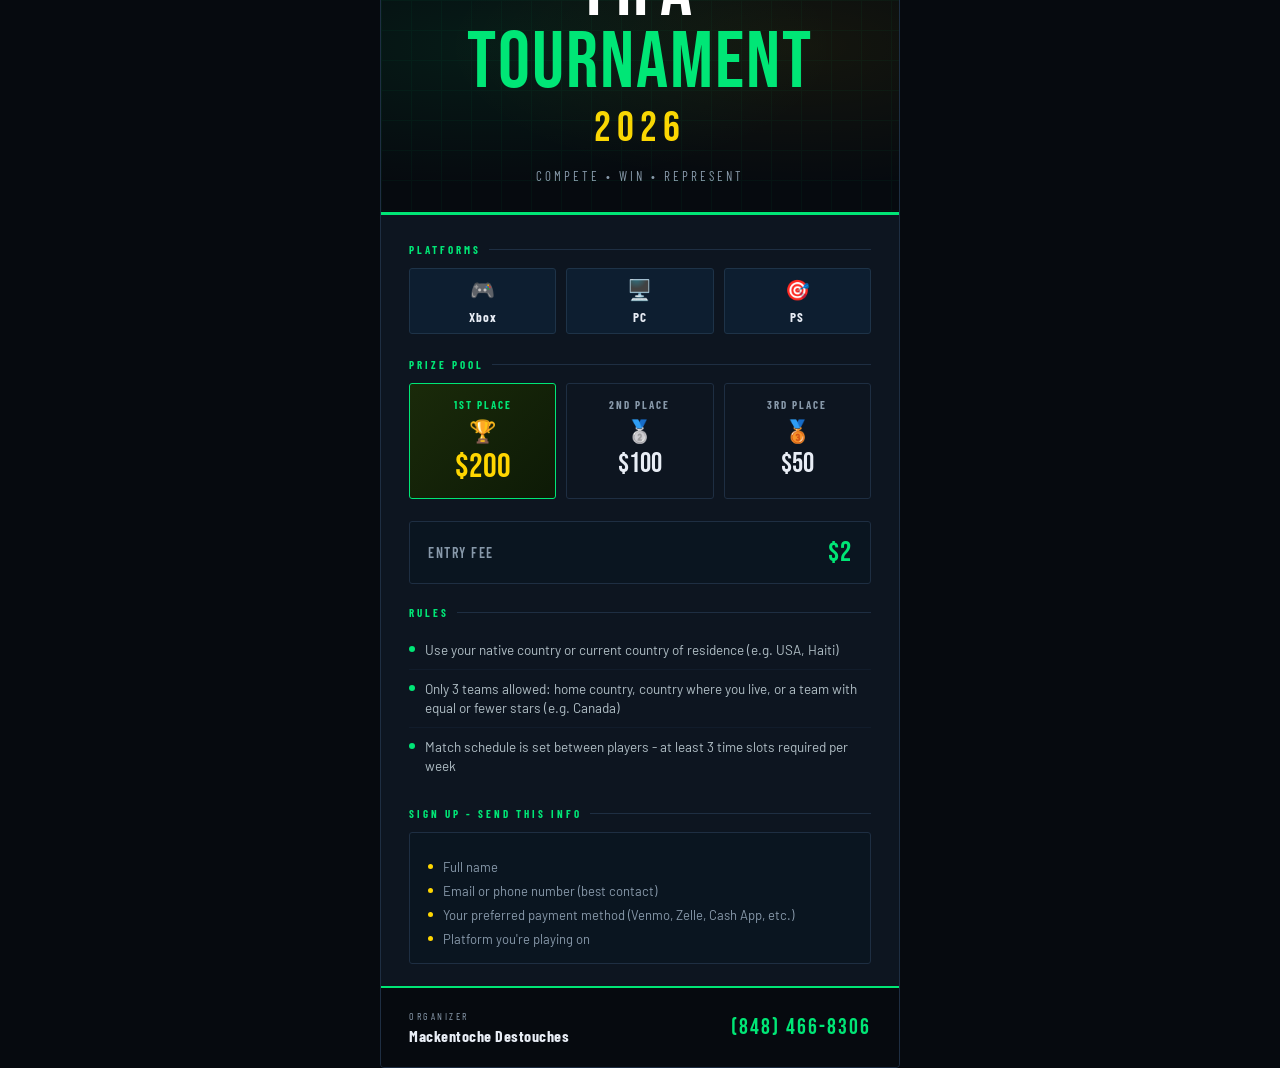
<file: fifa_tournament_2026.html>
<!doctype html>
<html lang="en">
  <head>
    <meta charset="UTF-8" />
    <meta name="viewport" content="width=device-width, initial-scale=1.0" />
    <title>FIFA Tournament 2026</title>
    <link
      href="https://fonts.googleapis.com/css2?family=Bebas+Neue&family=Barlow+Condensed:wght@400;600;700&family=Barlow:wght@300;400;500&display=swap"
      rel="stylesheet"
    />
    <link rel="stylesheet" href="/css/fifa_tournament_2026.css" />
  </head>

  <body>
    <div class="flyer-container">
      <div class="flyer">
        <!-- HEADER -->
        <div class="header">
          <div class="pitch-lines"></div>
          <div class="badge">Online Tournament</div>
          <div class="title">FIFA<br /><span>TOURNAMENT</span></div>
          <div class="year">2026</div>
          <p class="subtitle">Compete &bull; Win &bull; Represent</p>
        </div>

        <!-- BODY -->
        <div class="body">
          <!-- Platforms -->
          <div class="section-label">Platforms</div>
          <div class="platforms">
            <div class="platform-pill">
              <span class="icon">🎮</span>
              <span class="label">Xbox</span>
            </div>
            <div class="platform-pill">
              <span class="icon">🖥️</span>
              <span class="label">PC</span>
            </div>
            <div class="platform-pill">
              <span class="icon">🎯</span>
              <span class="label">PS</span>
            </div>
          </div>

          <!-- Prize Pool -->
          <div class="section-label">Prize Pool</div>
          <div class="prizes">
            <div class="prize-card first">
              <div class="prize-place">1st Place</div>
              <span class="prize-trophy">🏆</span>
              <div class="prize-amount">$200</div>
            </div>
            <div class="prize-card second">
              <div class="prize-place">2nd Place</div>
              <span class="prize-trophy">🥈</span>
              <div class="prize-amount">$100</div>
            </div>
            <div class="prize-card third">
              <div class="prize-place">3rd Place</div>
              <span class="prize-trophy">🥉</span>
              <div class="prize-amount">$50</div>
            </div>
          </div>

          <!-- Entry Fee -->
          <div class="entry-row">
            <span class="entry-label">Entry Fee</span>
            <span class="entry-amount">$2</span>
          </div>

          <!-- Rules -->
          <div class="section-label">Rules</div>
          <div class="rules">
            <div class="rule-item">
              <div class="rule-dot"></div>
              <span
                >Use your native country or current country of residence (e.g.
                USA, Haiti)</span
              >
            </div>
            <div class="rule-item">
              <div class="rule-dot"></div>
              <span
                >Only 3 teams allowed: home country, country where you live, or
                a team with equal or fewer stars (e.g. Canada)</span
              >
            </div>
            <div class="rule-item">
              <div class="rule-dot"></div>
              <span
                >Match schedule is set between players - at least 3 time slots
                required per week</span
              >
            </div>
          </div>

          <!-- Sign Up -->
          <div class="section-label">Sign Up - Send This Info</div>
          <div class="signup">
            <div class="signup-fields">
              <div class="signup-field">
                <div class="dot"></div>
                Full name
              </div>
              <div class="signup-field">
                <div class="dot"></div>
                Email or phone number (best contact)
              </div>
              <div class="signup-field">
                <div class="dot"></div>
                Your preferred payment method (Venmo, Zelle, Cash App, etc.)
              </div>
              <div class="signup-field">
                <div class="dot"></div>
                Platform you're playing on
              </div>
            </div>
          </div>
        </div>

        <!-- FOOTER -->
        <div class="footer">
          <div>
            <div class="organizer-label">Organizer</div>
            <div class="organizer-name">Mackentoche Destouches</div>
          </div>
          <a class="contact-number" href="tel:8484668306">(848) 466-8306</a>
        </div>
      </div>
    </div>
  </body>
</html>
</file>
<file: css/fifa_tournament_2026.css>
*,
*::before,
*::after {
  box-sizing: border-box;
  margin: 0;
  padding: 0;
}

:root {
  --green: #00e676;
  --gold: #ffd600;
  --red: #ff1744;
  --dark: #060a0f;
  --mid: #0d1520;
  --card: #111c2b;
  --text: #e8edf5;
  --muted: #8899aa;
}

body {
  background: var(--dark);
  color: var(--text);
  font-family: "Barlow", sans-serif;
  min-height: 100vh;
  display: flex;
  align-items: center;
  justify-content: center;
  padding: 24px;
}

.flyer-container {
  width: 100%;
  height: 100vh;
  display: flex;
  justify-content: center;
  align-items: center;
  margin: 0 auto;
}
.flyer {
  width: 100%;
  max-width: 520px;
  background: var(--mid);
  border: 1px solid #1e2e42;
  border-radius: 4px;
  overflow: hidden;
  position: relative;
  animation: fadeIn 0.6s ease forwards;
}

@keyframes fadeIn {
  from {
    opacity: 0;
    transform: translateY(16px);
  }
  to {
    opacity: 1;
    transform: translateY(0);
  }
}

/* HEADER */
.header {
  background: var(--dark);
  padding: 36px 32px 28px;
  position: relative;
  overflow: hidden;
  text-align: center;
  border-bottom: 3px solid var(--green);
}

.header::before {
  content: "";
  position: absolute;
  inset: 0;
  background:
    radial-gradient(
      ellipse at 20% 50%,
      rgba(0, 230, 118, 0.08) 0%,
      transparent 60%
    ),
    radial-gradient(
      ellipse at 80% 50%,
      rgba(255, 214, 0, 0.06) 0%,
      transparent 60%
    );
  pointer-events: none;
}

.pitch-lines {
  position: absolute;
  inset: 0;
  opacity: 0.04;
  background-image:
    linear-gradient(90deg, var(--green) 1px, transparent 1px),
    linear-gradient(0deg, var(--green) 1px, transparent 1px);
  background-size: 30px 30px;
}

.badge {
  display: inline-block;
  background: var(--green);
  color: var(--dark);
  font-family: "Barlow Condensed", sans-serif;
  font-weight: 700;
  font-size: 11px;
  letter-spacing: 2.5px;
  text-transform: uppercase;
  padding: 4px 12px;
  border-radius: 2px;
  margin-bottom: 16px;
}

.title {
  font-family: "Bebas Neue", sans-serif;
  font-size: clamp(52px, 14vw, 80px);
  line-height: 0.9;
  letter-spacing: 2px;
  color: #fff;
  position: relative;
}

.title span {
  color: var(--green);
}

.year {
  font-family: "Bebas Neue", sans-serif;
  font-size: clamp(28px, 7vw, 42px);
  color: var(--gold);
  letter-spacing: 6px;
  display: block;
  margin-top: 4px;
}

.subtitle {
  font-family: "Barlow Condensed", sans-serif;
  font-weight: 400;
  font-size: 13px;
  letter-spacing: 3px;
  text-transform: uppercase;
  color: var(--muted);
  margin-top: 14px;
}

/* BODY */
.body {
  padding: 28px 28px 0;
}

/* Platform row */
.platforms {
  display: flex;
  gap: 10px;
  justify-content: center;
  margin-bottom: 24px;
}

.platform-pill {
  background: #0d1e30;
  border: 1px solid #1e3348;
  border-radius: 3px;
  padding: 8px 14px;
  text-align: center;
  flex: 1;
}

.platform-pill .icon {
  font-size: 20px;
  display: block;
  margin-bottom: 4px;
}

.platform-pill .label {
  font-family: "Barlow Condensed", sans-serif;
  font-weight: 700;
  font-size: 13px;
  letter-spacing: 1px;
  color: var(--text);
}
.platform-pill:hover {
  border: 1px solid var(--green);
  cursor: pointer;
}

.platform-pill:hover .label {
  color: var(--gold);
}
/* Prize block */
.section-label {
  font-family: "Barlow Condensed", sans-serif;
  font-weight: 700;
  font-size: 11px;
  letter-spacing: 3px;
  text-transform: uppercase;
  color: var(--green);
  margin-bottom: 12px;
  display: flex;
  align-items: center;
  gap: 8px;
}

.section-label::after {
  content: "";
  flex: 1;
  height: 1px;
  background: #1e2e42;
}

.prizes {
  display: flex;
  gap: 10px;
  margin-bottom: 22px;
}

.prize-card {
  flex: 1;
  border-radius: 3px;
  padding: 14px 10px;
  text-align: center;
  position: relative;
  overflow: hidden;
}

.prize-card.first {
  background: linear-gradient(135deg, #1a2a0a 0%, #0d1a06 100%);
  border: 1px solid var(--green);
}

.prize-card.second {
  background: #0d1520;
  border: 1px solid #1e2e42;
}

.prize-card.third {
  background: #0d1520;
  border: 1px solid #1e2e42;
}

.prize-place {
  font-family: "Barlow Condensed", sans-serif;
  font-weight: 700;
  font-size: 11px;
  letter-spacing: 2px;
  text-transform: uppercase;
  color: var(--muted);
  margin-bottom: 6px;
}

.prize-card.first .prize-place {
  color: var(--green);
}

.prize-trophy {
  font-size: 22px;
  display: block;
  margin-bottom: 6px;
}

.prize-amount {
  font-family: "Bebas Neue", sans-serif;
  font-size: 34px;
  line-height: 1;
  color: var(--gold);
  transition: color 0.2s ease;
}

.prize-card.second .prize-amount,
.prize-card.third .prize-amount {
  font-size: 28px;
  color: var(--text);
  transition: color 0.2s ease;
}

.prize-card {
  transition:
    background 0.2s ease,
    border-color 0.2s ease;
}

.prize-card:hover {
  cursor: pointer;
  background: linear-gradient(135deg, #1a2a0a 0%, #0d1a06 100%);
  border: 1px solid var(--green);
}

.prize-card:hover .prize-amount {
  color: var(--gold);
}

/* Entry fee */
.entry-row {
  display: flex;
  align-items: center;
  justify-content: space-between;
  background: #0a1520;
  border: 1px solid #1e2e42;
  border-radius: 3px;
  padding: 14px 18px;
  margin-bottom: 22px;
}

.entry-label {
  font-family: "Barlow Condensed", sans-serif;
  font-weight: 600;
  font-size: 14px;
  letter-spacing: 1.5px;
  text-transform: uppercase;
  color: var(--muted);
}

.entry-amount {
  font-family: "Bebas Neue", sans-serif;
  font-size: 28px;
  color: var(--green);
  letter-spacing: 1px;
}

/* Rules */
.rules {
  margin-bottom: 22px;
}

.rule-item {
  display: flex;
  align-items: flex-start;
  gap: 10px;
  padding: 9px 0;
  border-bottom: 1px solid #111c2b;
  font-size: 13.5px;
  color: #b0bec5;
  line-height: 1.45;
}

.rule-item:last-child {
  border-bottom: none;
}

.rule-dot {
  width: 6px;
  height: 6px;
  background: var(--green);
  border-radius: 50%;
  margin-top: 6px;
  flex-shrink: 0;
}

/* Signup */
.signup {
  background: #0a1520;
  border: 1px solid #1e2e42;
  border-radius: 3px;
  padding: 16px 18px;
  margin-bottom: 22px;
}

.signup-fields {
  display: flex;
  flex-direction: column;
  gap: 8px;
  margin-top: 10px;
}

.signup-field {
  display: flex;
  align-items: center;
  gap: 10px;
  font-size: 13px;
  color: var(--muted);
}

.signup-field .dot {
  width: 5px;
  height: 5px;
  background: var(--gold);
  border-radius: 50%;
  flex-shrink: 0;
}

/* Footer / Contact */
.footer {
  background: var(--dark);
  border-top: 2px solid var(--green);
  padding: 22px 28px;
  display: flex;
  align-items: center;
  justify-content: space-between;
  gap: 12px;
}

.organizer-label {
  font-family: "Barlow Condensed", sans-serif;
  font-size: 10px;
  letter-spacing: 2.5px;
  text-transform: uppercase;
  color: var(--muted);
  margin-bottom: 4px;
}

.organizer-name {
  font-family: "Barlow Condensed", sans-serif;
  font-weight: 700;
  font-size: 16px;
  letter-spacing: 0.5px;
  color: var(--text);
}

.contact-number {
  font-family: "Bebas Neue", sans-serif;
  font-size: 22px;
  color: var(--green);
  letter-spacing: 2px;
  text-decoration: none;
}

.contact-number:hover {
  color: var(--gold);
}

@media print {
  body {
    background: white;
    padding: 0;
  }
  .flyer {
    max-width: 100%;
    box-shadow: none;
  }
}
</file>
